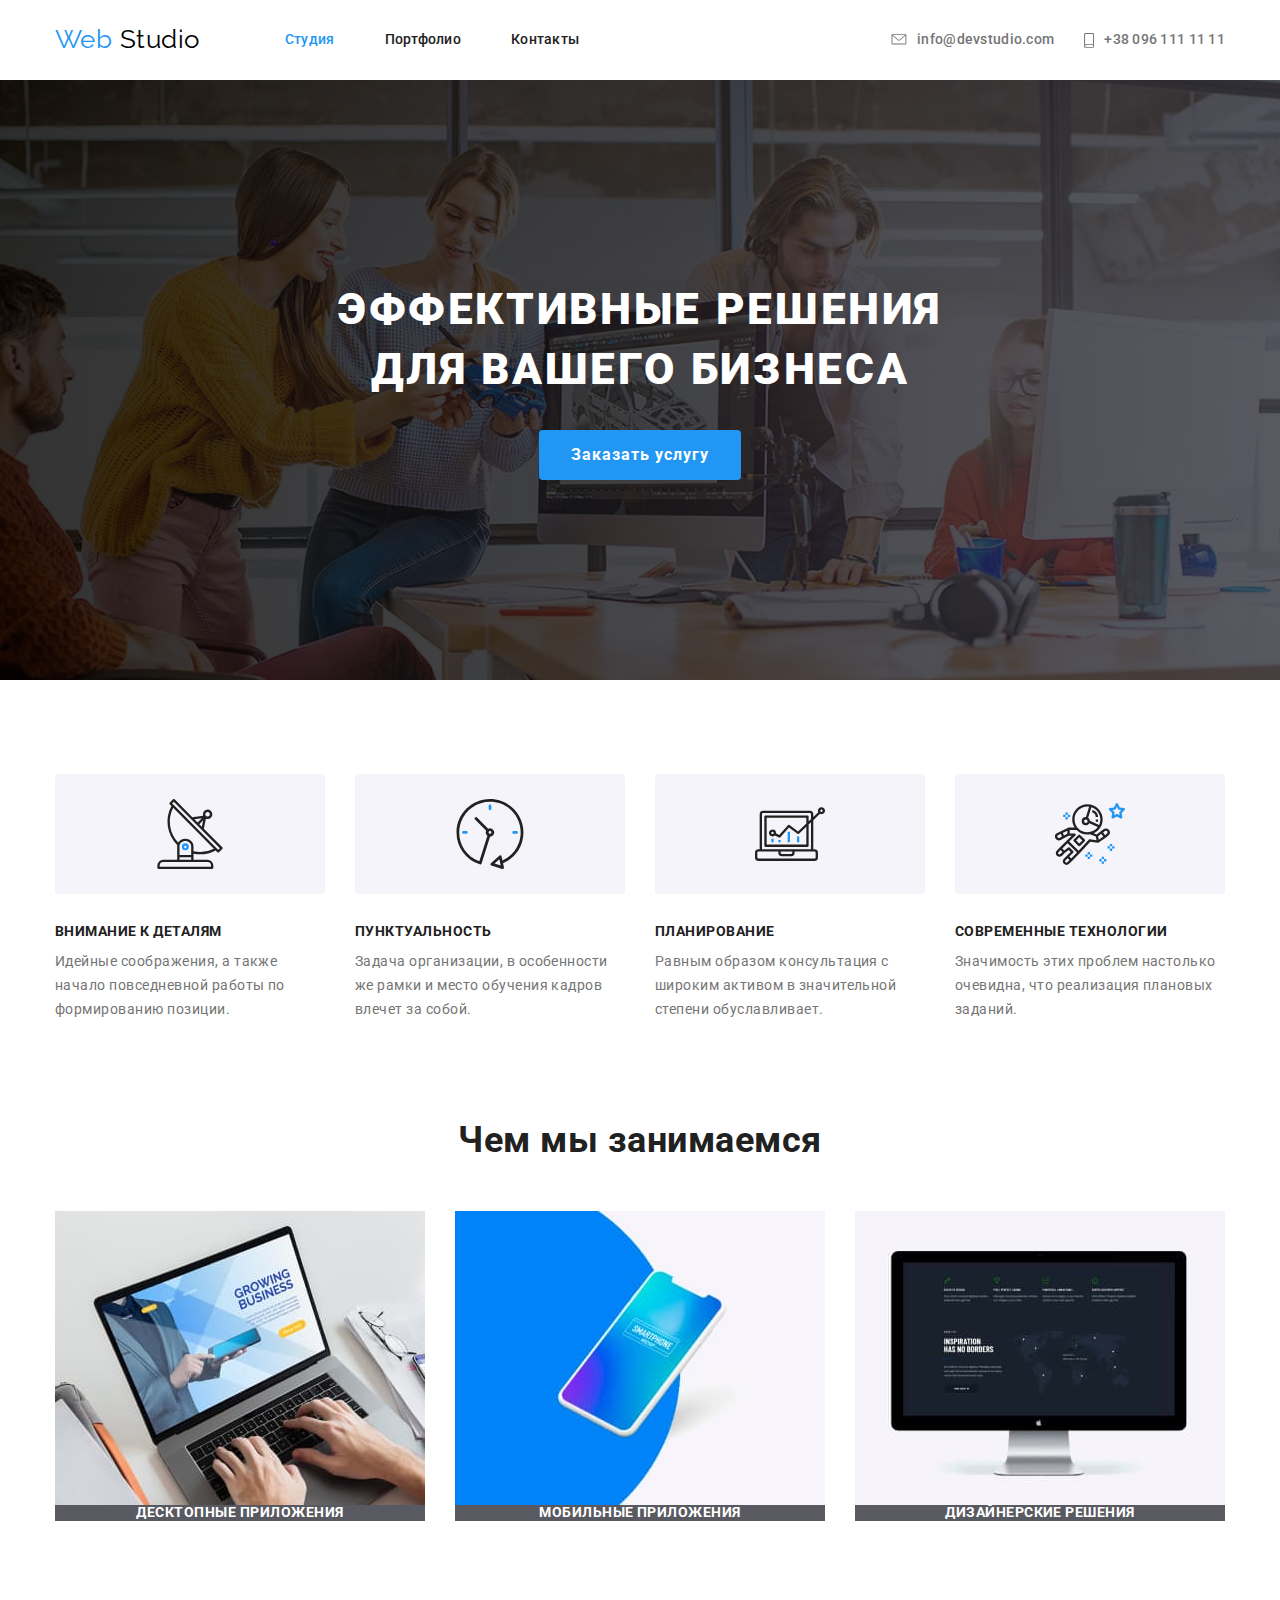
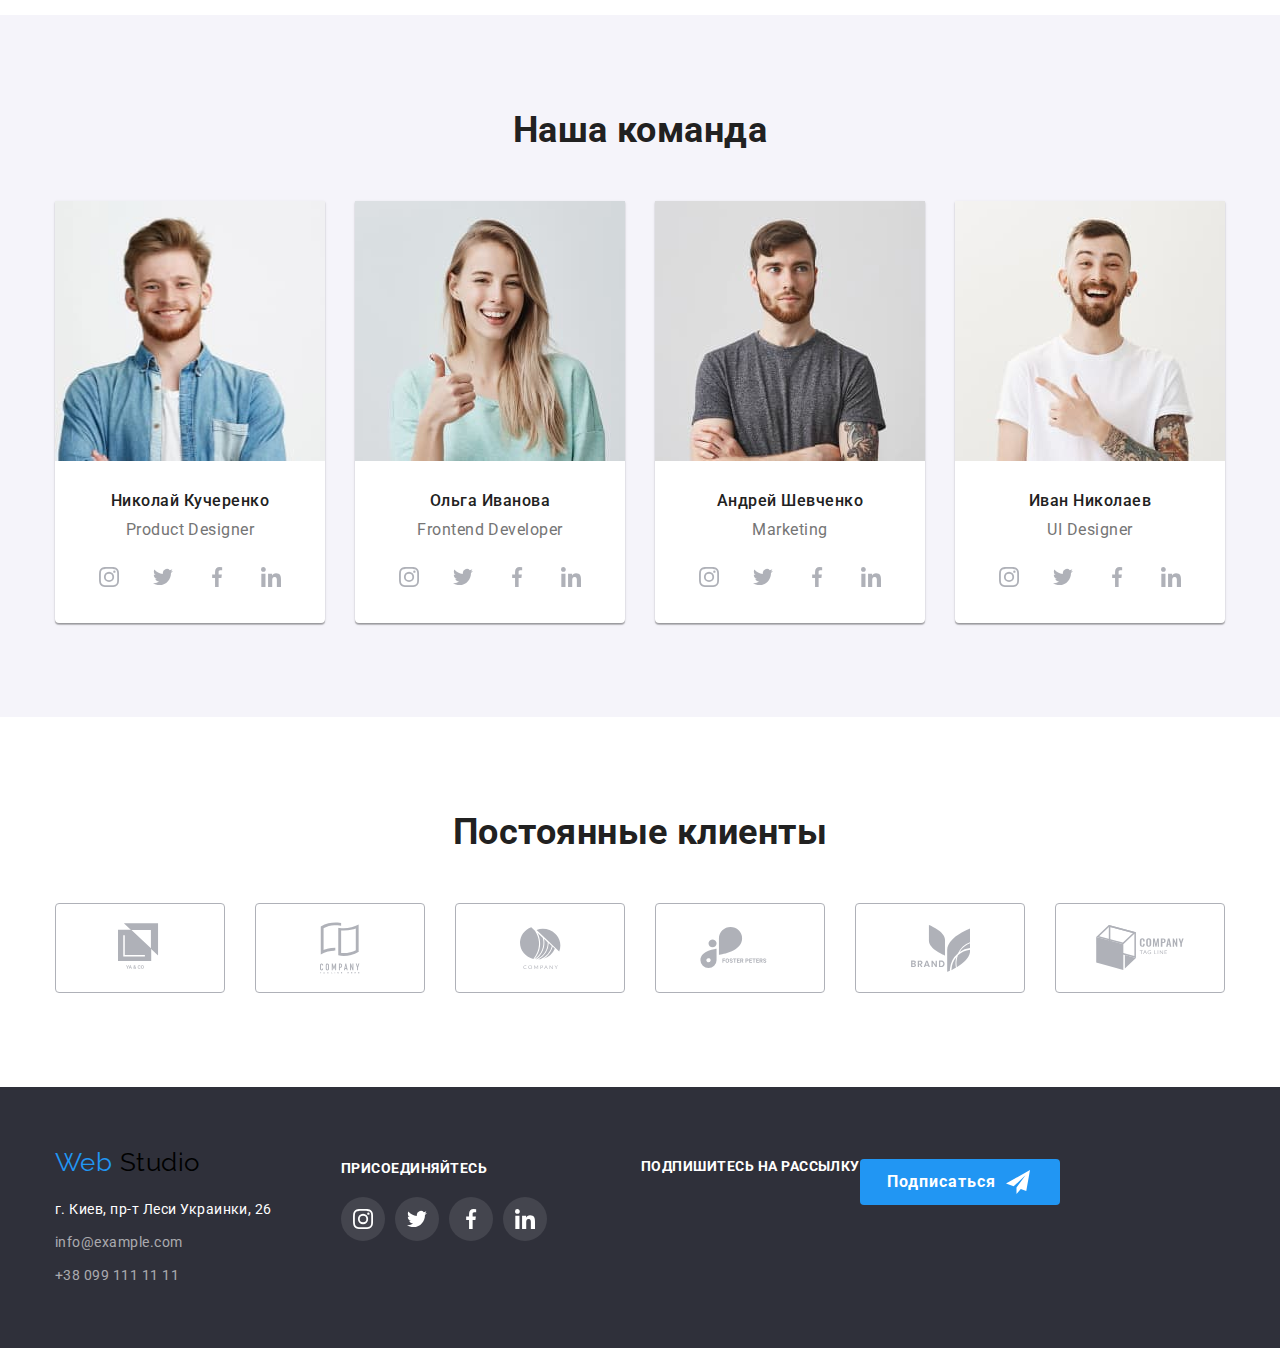
<file: index.html>
<!DOCTYPE html>
<html lang="ru">
	<head>
		<meta charset="UTF-8" />
		<meta name="viewport" content="width=device-width, initial-scale=1.0" />
		<title>Студия</title>
		<link
			href="https://fonts.googleapis.com/css2?family=Raleway:wght@700&family=Roboto:wght@400;500;700;900&display=swap"
			rel="stylesheet"
		/>
		<link rel="stylesheet" href="./css/normalize.css" />
		<link rel="stylesheet" href="./css/styles.css" />
	</head>
	<body>
		<!--Шапка сайта-->
		<header class="page-header">
			<div class="header-container">
				<nav class="navigation">
					<a href="./index.html" class="logo">
						<span class="logo-head">Web</span>
						Studio
					</a>

					<ul class="nav list">
						<li class="item"><a href="./index.html" class="nav-link current">Студия</a></li>
						<li class="item"><a href="./portfolio.html" class="nav-link">Портфолио</a></li>
						<li class="item"><a href="" class="nav-link">Контакты</a></li>
					</ul>
				</nav>
				<ul class="contact list">
					<li class="item">
						<a
							href="mailto:info@devstudio.com"
							class="link"
							target="_blank"
							rel="noopener noreferrer"
							aria-label="Ссылка на почту"
						>
							<svg class="link-icon" width="16" height="11.2">
								<use href="./images/sprite.svg#icon-envelope"></use>
							</svg>
							info@devstudio.com
						</a>
					</li>
					<li class="item">
						<a href="tel:+380961111111" class="link" target="_blank" rel="noopener noreferrer" aria-label="Позвонить">
							<svg class="link-icon" width="10" height="14.94">
								<use href="./images/sprite.svg#icon-smartphone"></use>
							</svg>
							+38 096 111 11 11
						</a>
					</li>
				</ul>
			</div>
		</header>

		<main>
			<!--Герой-->
			<section class="hero">
				<div class="hero-head">
					<h1 class="hero-title">
						Эффективные решения
						<br />
						для вашего бизнеса
					</h1>
					<button class="button" type="button">Заказать услугу</button>
				</div>
			</section>

			<!--Преимущества-->
			<section class="section no-padding">
				<div class="container">
					<!--Скрытый заголовок-->
					<h2 class="section-title visually-hidden">Наши преимущества</h2>
					<ul class="feature-list list">
						<li class="feature-item icon-antenna">
							<h3 class="title">Внимание к деталям</h3>
							<p>
								Идейные соображения, а также начало повседневной работы по формированию позиции.
							</p>
						</li>
						<li class="feature-item icon-clock">
							<h3 class="title">Пунктуальность</h3>
							<p>
								Задача организации, в особенности же рамки и место обучения кадров влечет за собой.
							</p>
						</li>
						<li class="feature-item icon-diagram">
							<h3 class="title">Планирование</h3>
							<p>
								Равным образом консультация с широким активом в значительной степени обуславливает.
							</p>
						</li>
						<li class="feature-item icon-astronaut">
							<h3 class="title">Современные технологии</h3>
							<p>
								Значимость этих проблем настолько очевидна, что реализация плановых заданий.
							</p>
						</li>
					</ul>
				</div>
			</section>

			<!--Услуги-->
			<section class="section">
				<div class="container">
					<h2 class="section-title">Чем мы занимаемся</h2>
					<ul class="services-list list">
						<li class="services-item">
							<img class="block" src="./images/notebook.jpg" alt="ноутбук" width="370" height="294" />
							<h3 class="services-title">Десктопные приложения</h3>
						</li>
						<li class="services-item">
							<img class="block" src="./images/phone.jpg" alt="телефон" width="370" height="294" />
							<h3 class="services-title">Мобильные приложения</h3>
						</li>
						<li class="services-item">
							<img class="block" src="./images/monitor.jpg" alt="монитор" width="370" height="294" />
							<h3 class="services-title">Дизайнерские решения</h3>
						</li>
					</ul>
				</div>
			</section>

			<!--Персонал-->
			<section class="staff-section">
				<div class="staff-container">
					<h2 class="section-title">Наша команда</h2>
					<ul class="staff-list list">
						<li class="staff-item">
							<img class="block" src="./images/nikolay.jpg" alt="николай" width="270" height="260" />
							<h3 class="title">Николай Кучеренко</h3>
							<p lang="en">Product Designer</p>
							<ul class="social-list list">
								<li class="social-item">
									<a
										href=""
										class="social-link"
										target="_blank"
										rel="noopener noreferrer"
										aria-label="ссылка Инстаграм"
									>
										<svg class="social-link-icon" width="20" height="20">
											<use href="./images/sprite.svg#icon-instagram"></use>
										</svg>
									</a>
								</li>
								<li class="social-item">
									<a href="" class="social-link" target="_blank" rel="noopener noreferrer" aria-label="ссылка Твиттер">
										<svg class="social-link-icon" width="20" height="20">
											<use href="./images/sprite.svg#icon-twitter"></use>
										</svg>
									</a>
								</li>
								<li class="social-item">
									<a href="" class="social-link" target="_blank" rel="noopener noreferrer" aria-label="ссылка Фейсбук">
										<svg class="social-link-icon" width="20" height="20">
											<use href="./images/sprite.svg#icon-facebook"></use>
										</svg>
									</a>
								</li>
								<li class="social-item">
									<a href="" class="social-link" target="_blank" rel="noopener noreferrer" aria-label="ссылка Линкедин">
										<svg class="social-link-icon" width="20" height="20">
											<use href="./images/sprite.svg#icon-linkedin"></use>
										</svg>
									</a>
								</li>
							</ul>
						</li>
						<li class="staff-item">
							<img class="block" src="./images/olga.jpg" alt="ольга" width="270" height="260" />
							<h3 class="title">Ольга Иванова</h3>
							<p lang="en">Frontend Developer</p>
							<ul class="social-list list">
								<li class="social-item">
									<a
										href=""
										class="social-link"
										target="_blank"
										rel="noopener noreferrer"
										aria-label="ссылка Инстаграм"
									>
										<svg class="social-link-icon" width="20" height="20">
											<use href="./images/sprite.svg#icon-instagram"></use>
										</svg>
									</a>
								</li>
								<li class="social-item">
									<a href="" class="social-link" target="_blank" rel="noopener noreferrer" aria-label="ссылка Твиттер">
										<svg class="social-link-icon" width="20" height="20">
											<use href="./images/sprite.svg#icon-twitter"></use>
										</svg>
									</a>
								</li>
								<li class="social-item">
									<a href="" class="social-link" target="_blank" rel="noopener noreferrer" aria-label="ссылка Фейсбук">
										<svg class="social-link-icon" width="20" height="20">
											<use href="./images/sprite.svg#icon-facebook"></use>
										</svg>
									</a>
								</li>
								<li class="social-item">
									<a href="" class="social-link" target="_blank" rel="noopener noreferrer" aria-label="ссылка Линкедин">
										<svg class="social-link-icon" width="20" height="20">
											<use href="./images/sprite.svg#icon-linkedin"></use>
										</svg>
									</a>
								</li>
							</ul>
						</li>
						<li class="staff-item">
							<img class="block" src="./images/andrey.jpg" alt="андрей" width="270" height="260" />
							<h3 class="title">Андрей Шевченко</h3>
							<p lang="en">Marketing</p>
							<ul class="social-list list">
								<li class="social-item">
									<a
										href=""
										class="social-link"
										target="_blank"
										rel="noopener noreferrer"
										aria-label="ссылка Инстаграм"
									>
										<svg class="social-link-icon" width="20" height="20">
											<use href="./images/sprite.svg#icon-instagram"></use>
										</svg>
									</a>
								</li>
								<li class="social-item">
									<a href="" class="social-link" target="_blank" rel="noopener noreferrer" aria-label="ссылка Твиттер">
										<svg class="social-link-icon" width="20" height="20">
											<use href="./images/sprite.svg#icon-twitter"></use>
										</svg>
									</a>
								</li>
								<li class="social-item">
									<a href="" class="social-link" target="_blank" rel="noopener noreferrer" aria-label="ссылка Фейсбук">
										<svg class="social-link-icon" width="20" height="20">
											<use href="./images/sprite.svg#icon-facebook"></use>
										</svg>
									</a>
								</li>
								<li class="social-item">
									<a href="" class="social-link" target="_blank" rel="noopener noreferrer" aria-label="ссылка Линкедин">
										<svg class="social-link-icon" width="20" height="20">
											<use href="./images/sprite.svg#icon-linkedin"></use>
										</svg>
									</a>
								</li>
							</ul>
						</li>
						<li class="staff-item">
							<img class="block" src="./images/ivan.jpg" alt="иван" width="270" height="260" />
							<h3 class="title">Иван Николаев</h3>
							<p lang="en">UI Designer</p>
							<ul class="social-list list">
								<li class="social-item">
									<a
										href=""
										class="social-link"
										target="_blank"
										rel="noopener noreferrer"
										aria-label="ссылка Инстаграм"
									>
										<svg class="social-link-icon" width="20" height="20">
											<use href="./images/sprite.svg#icon-instagram"></use>
										</svg>
									</a>
								</li>
								<li class="social-item">
									<a href="" class="social-link" target="_blank" rel="noopener noreferrer" aria-label="ссылка Твиттер">
										<svg class="social-link-icon" width="20" height="20">
											<use href="./images/sprite.svg#icon-twitter"></use>
										</svg>
									</a>
								</li>
								<li class="social-item">
									<a href="" class="social-link" target="_blank" rel="noopener noreferrer" aria-label="ссылка Фейсбук">
										<svg class="social-link-icon" width="20" height="20">
											<use href="./images/sprite.svg#icon-facebook"></use>
										</svg>
									</a>
								</li>
								<li class="social-item">
									<a href="" class="social-link" target="_blank" rel="noopener noreferrer" aria-label="ссылка Линкедин">
										<svg class="social-link-icon" width="20" height="20">
											<use href="./images/sprite.svg#icon-linkedin"></use>
										</svg>
									</a>
								</li>
							</ul>
						</li>
					</ul>
				</div>
			</section>

			<!--Клиенты-->
			<section class="section">
				<div class="container">
					<h2 class="section-title">Постоянные клиенты</h2>
					<ul class="clients-list list">
						<li class="clients-item">
							<a
								href=""
								class="clients-link"
								target="_blank"
								rel="noopener noreferrer"
								aria-label="ссылка на компанию1"
							>
								<svg class="clients-icon" width="44.27" height="49.23">
									<use href="./images/sprite.svg#icon-logo1"></use>
								</svg>
							</a>
						</li>
						<li class="clients-item">
							<a
								href=""
								class="clients-link"
								target="_blank"
								rel="noopener noreferrer"
								aria-label="ссылка на компанию2"
							>
								<svg class="clients-icon" width="40" height="52">
									<use href="./images/sprite.svg#icon-logo2"></use>
								</svg>
							</a>
						</li>
						<li class="clients-item">
							<a
								href=""
								class="clients-link"
								target="_blank"
								rel="noopener noreferrer"
								aria-label="ссылка на компанию3"
							>
								<svg class="clients-icon" width="41" height="42.6">
									<use href="./images/sprite.svg#icon-logo3"></use>
								</svg>
							</a>
						</li>
						<li class="clients-item">
							<a
								href=""
								class="clients-link"
								target="_blank"
								rel="noopener noreferrer"
								aria-label="ссылка на компанию4"
							>
								<svg class="clients-icon" width="79.66" height="42.02">
									<use href="./images/sprite.svg#icon-logo4"></use>
								</svg>
							</a>
						</li>
						<li class="clients-item">
							<a
								href=""
								class="clients-link"
								target="_blank"
								rel="noopener noreferrer"
								aria-label="ссылка на компанию5"
							>
								<svg class="clients-icon" width="59" height="47">
									<use href="./images/sprite.svg#icon-logo5"></use>
								</svg>
							</a>
						</li>
						<li class="clients-item">
							<a
								href=""
								class="clients-link"
								target="_blank"
								rel="noopener noreferrer"
								aria-label="ссылка на компанию6"
							>
								<svg class="clients-icon" width="88.48" height="45.44">
									<use href="./images/sprite.svg#icon-logo6"></use>
								</svg>
							</a>
						</li>
					</ul>
				</div>
			</section>
		</main>

		<!--Футер-->
		<footer class="footer">
			<div class="footer-container">
				<div class="info-container">
					<div class="logotype">
						<a href="./index.html" class="footer-logo">
							<span class="logo-head">Web</span>
							Studio
						</a>
					</div>
					<div class="address-container">
						<address class="address">
							<ul class="address-list list">
								<li class="address-item">
									<a href="https://goo.gl/maps/Vzsx6Xo2bajYZ1BS9" class="office">г. Киев, пр-т Леси Украинки, 26</a>
								</li>
								<li class="address-item">
									<a href="mailto:info@example.com" class="connection">info@example.com</a>
								</li>
								<li class="address-item">
									<a href="tel:+380991111111" class="connection">+38 099 111 11 11</a>
								</li>
							</ul>
						</address>
					</div>
				</div>
				<div class="social-container">
					<b class="act">присоединяйтесь</b>
					<ul class="footer-soclist list">
						<li class="footersocial-item">
							<a href="" class="footer-social" target="_blank" rel="noopener noreferrer" aria-label="ссылка Инстаграм">
								<svg class="footer-link-icon" width="20" height="20">
									<use href="./images/sprite.svg#icon-instagram2"></use>
								</svg>
							</a>
						</li>
						<li class="footersocial-item">
							<a href="" class="footer-social" target="_blank" rel="noopener noreferrer" aria-label="ссылка Твиттер">
								<svg class="footer-link-icon" width="20" height="20">
									<use href="./images/sprite.svg#icon-twitter2"></use>
								</svg>
							</a>
						</li>
						<li class="footersocial-item">
							<a href="" class="footer-social" target="_blank" rel="noopener noreferrer" aria-label="ссылка Фейсбук">
								<svg class="footer-link-icon" width="20" height="20">
									<use href="./images/sprite.svg#icon-facebook2"></use>
								</svg>
							</a>
						</li>
						<li class="footersocial-item">
							<a href="" class="footer-social" target="_blank" rel="noopener noreferrer" aria-label="ссылка Линкедин">
								<svg class="footer-link-icon" width="20" height="20">
									<use href="./images/sprite.svg#icon-linkedin2"></use>
								</svg>
							</a>
						</li>
					</ul>
				</div>
				<div class="act-container">
					<b class="act">Подпишитесь на рассылку</b>
					<a href="" class="footer-button">
						Подписаться
					</a>
				</div>
			</div>
		</footer>
	</body>
</html>
</file>
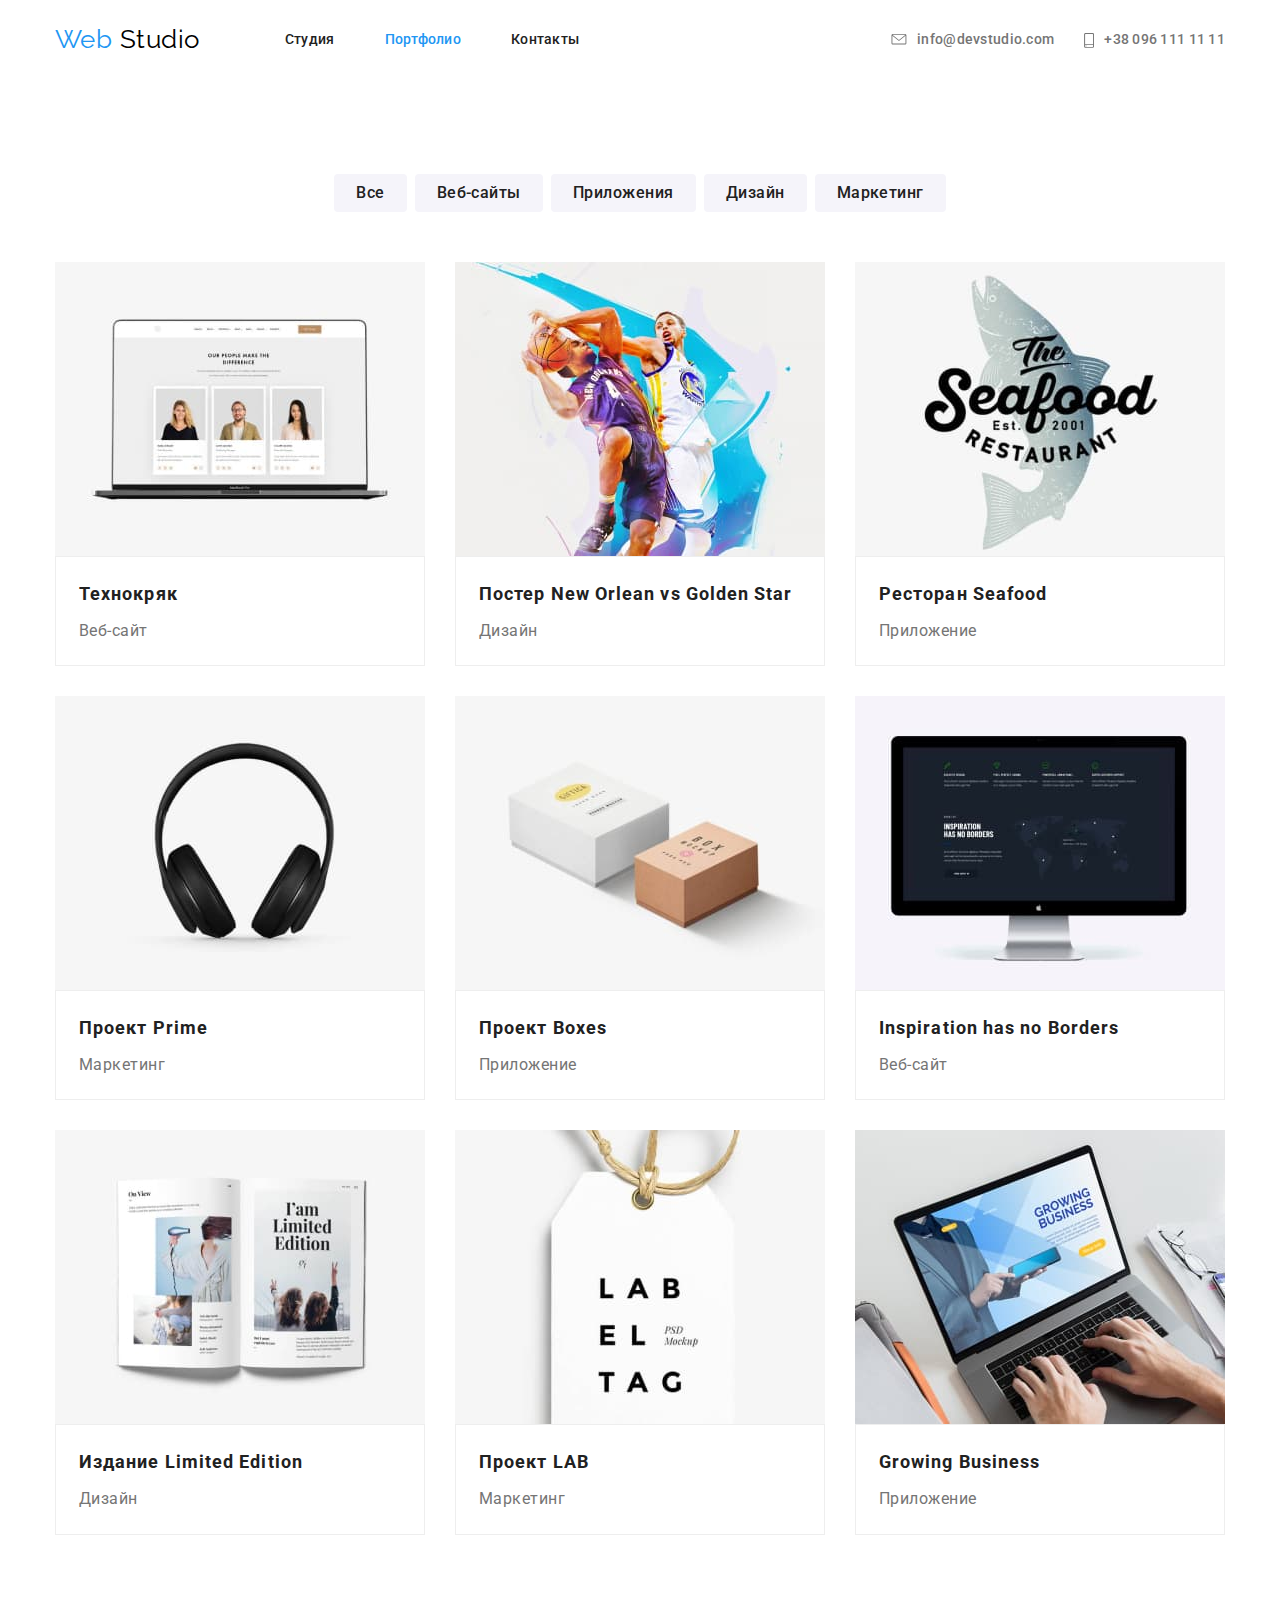
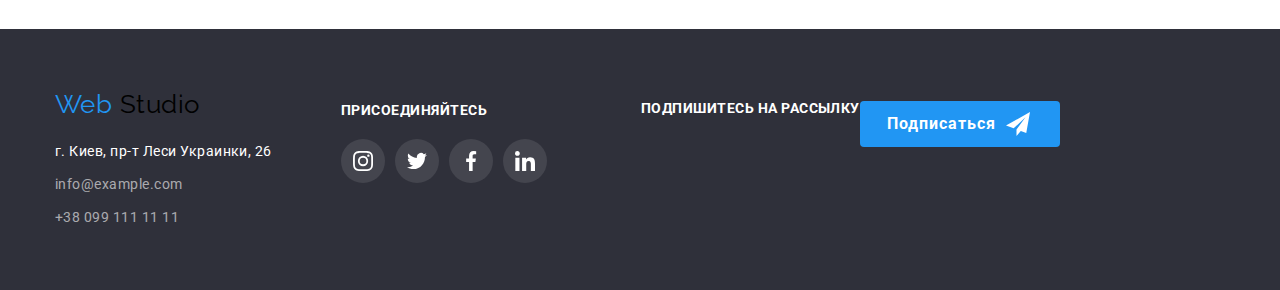
<file: portfolio.html>
<!DOCTYPE html>
<html lang="ru">
	<head>
		<meta charset="UTF-8" />
		<meta name="viewport" content="width=device-width, initial-scale=1.0" />
		<title>Портфолио</title>
		<link
			href="https://fonts.googleapis.com/css2?family=Raleway:wght@700&family=Roboto:wght@400;500;700;900&display=swap"
			rel="stylesheet"
		/>
		<link rel="stylesheet" href="./css/normalize.css" />
		<link rel="stylesheet" href="./css/styles.css" />
	</head>

	<body>
		<!--Шапка сайта-->
		<header class="page-header">
			<div class="header-container">
				<nav class="navigation">
					<a href="./index.html" class="logo">
						<span class="logo-head">Web</span>
						Studio
					</a>

					<ul class="nav list">
						<li class="item"><a href="./index.html" class="nav-link">Студия</a></li>
						<li class="item"><a href="./portfolio.html" class="nav-link current">Портфолио</a></li>
						<li class="item"><a href="" class="nav-link">Контакты</a></li>
					</ul>
				</nav>
				<ul class="contact list">
					<li class="item">
						<a
							href="mailto:info@devstudio.com"
							class="link"
							target="_blank"
							rel="noopener noreferrer"
							aria-label="Ссылка на почту"
						>
							<svg class="link-icon" width="16" height="11.2">
								<use href="./images/sprite.svg#icon-envelope"></use>
							</svg>
							info@devstudio.com
						</a>
					</li>
					<li class="item">
						<a href="tel:+380961111111" class="link" target="_blank" rel="noopener noreferrer" aria-label="Позвонить">
							<svg class="link-icon" width="10" height="14.94">
								<use href="./images/sprite.svg#icon-smartphone"></use>
							</svg>
							+38 096 111 11 11
						</a>
					</li>
				</ul>
			</div>
		</header>

		<main>
			<!--Портфолио-->
			<section class="section">
				<div class="container">
					<!--Скрытый заголовок-->
					<h1 class="visually-hidden">Портфолио</h1>
					<ul class="button-list list">
						<li class="item">
							<button class="portfolio-button" type="button">Все</button>
						</li>
						<li class="item">
							<button class="portfolio-button" type="button">Веб-сайты</button>
						</li>
						<li class="item">
							<button class="portfolio-button" type="button">Приложения</button>
						</li>
						<li class="item">
							<button class="portfolio-button" type="button">Дизайн</button>
						</li>
						<li class="item">
							<button class="portfolio-button" type="button">Маркетинг</button>
						</li>
					</ul>
					<ul class="flex-container list">
						<li class="flex-element">
							<a href="" class="portfolio-link">
								<img class="block" src="./images/technokryak.jpg" alt="технокряк" width="370" height="294" />
								<div class="portfolio-head">
									<h2 class="portfolio-title">Технокряк</h2>
									<p class="project">Веб-сайт</p>
								</div>
								<!--Текст ховера-->
								<p class="description">
									Технокряк это современная площадка распространения коронавируса. Компании используют эту платформу для
									цифрового шпионажа и атак на защищённые сервера конкурентов.
								</p>
							</a>
						</li>
						<li class="flex-element">
							<a href="" class="portfolio-link">
								<img class="block" src="./images/poster.jpg" alt="постер" width="370" height="294" />
								<div class="portfolio-head">
									<h2 class="portfolio-title">
										Постер
										<span lang="en">New Orlean vs Golden Star</span>
									</h2>
									<p class="project">Дизайн</p>
								</div>
								<!--Текст ховера-->
								<p class="description">
									Технокряк это современная площадка распространения коронавируса. Компании используют эту платформу для
									цифрового шпионажа и атак на защищённые сервера конкурентов.
								</p>
							</a>
						</li>
						<li class="flex-element">
							<a href="" class="portfolio-link">
								<img class="block" src="./images/restaurant.jpg" alt="ресторан" width="370" height="294" />
								<div class="portfolio-head">
									<h2 class="portfolio-title">
										Ресторан
										<span lang="en">Seafood</span>
									</h2>
									<p class="project">Приложение</p>
								</div>
								<!--Текст ховера-->
								<p class="description">
									Технокряк это современная площадка распространения коронавируса. Компании используют эту платформу для
									цифрового шпионажа и атак на защищённые сервера конкурентов.
								</p>
							</a>
						</li>
						<li class="flex-element">
							<a href="" class="portfolio-link">
								<img class="block" src="./images/prime.jpg" alt="прайм" width="370" height="294" />
								<div class="portfolio-head">
									<h2 class="portfolio-title">
										Проект
										<span lang="en">Prime</span>
									</h2>
									<p class="project">Маркетинг</p>
								</div>
								<!--Текст ховера-->
								<p class="description">
									Технокряк это современная площадка распространения коронавируса. Компании используют эту платформу для
									цифрового шпионажа и атак на защищённые сервера конкурентов.
								</p>
							</a>
						</li>
						<li class="flex-element">
							<a href="" class="portfolio-link">
								<img class="block" src="./images/boxes.jpg" alt="коробки" width="370" height="294" />
								<div class="portfolio-head">
									<h2 class="portfolio-title">
										Проект
										<span lang="en">Boxes</span>
									</h2>
									<p class="project">Приложение</p>
								</div>
								<!--Текст ховера-->
								<p class="description">
									Технокряк это современная площадка распространения коронавируса. Компании используют эту платформу для
									цифрового шпионажа и атак на защищённые сервера конкурентов.
								</p>
							</a>
						</li>
						<li class="flex-element">
							<a href="" class="portfolio-link">
								<img class="block" src="./images/inspiration.jpg" alt="вдохновение" width="370" height="294" />
								<div class="portfolio-head">
									<h2 class="portfolio-title" lang="en">Inspiration has no Borders</h2>
									<p class="project">Веб-сайт</p>
								</div>
								<!--Текст ховера-->
								<p class="description">
									Технокряк это современная площадка распространения коронавируса. Компании используют эту платформу для
									цифрового шпионажа и атак на защищённые сервера конкурентов.
								</p>
							</a>
						</li>
						<li class="flex-element">
							<a href="" class="portfolio-link">
								<img class="block" src="./images/book.jpg" alt="издание" width="370" height="294" />
								<div class="portfolio-head">
									<h2 class="portfolio-title">
										Издание
										<span lang="en">Limited Edition</span>
									</h2>
									<p class="project">Дизайн</p>
								</div>
								<!--Текст ховера-->
								<p class="description">
									Технокряк это современная площадка распространения коронавируса. Компании используют эту платформу для
									цифрового шпионажа и атак на защищённые сервера конкурентов.
								</p>
							</a>
						</li>
						<li class="flex-element">
							<a href="" class="portfolio-link">
								<img class="block" src="./images/lab.jpg" alt="лаб" width="370" height="294" />
								<div class="portfolio-head">
									<h2 class="portfolio-title">
										Проект
										<span lang="en">LAB</span>
									</h2>
									<p class="project">Маркетинг</p>
								</div>
								<!--Текст ховера-->
								<p class="description">
									Технокряк это современная площадка распространения коронавируса. Компании используют эту платформу для
									цифрового шпионажа и атак на защищённые сервера конкурентов.
								</p>
							</a>
						</li>
						<li class="flex-element">
							<a href="" class="portfolio-link">
								<img class="block" src="./images/business.jpg" alt="бизнес" width="370" height="294" />
								<div class="portfolio-head">
									<h2 class="portfolio-title" lang="en">Growing Business</h2>
									<p class="project">Приложение</p>
								</div>
								<!--Текст ховера-->
								<p class="description">
									Технокряк это современная площадка распространения коронавируса. Компании используют эту платформу для
									цифрового шпионажа и атак на защищённые сервера конкурентов.
								</p>
							</a>
						</li>
					</ul>
				</div>
			</section>
		</main>

		<!--Футер-->
		<footer class="footer">
			<div class="footer-container">
				<div class="info-container">
					<div class="logotype">
						<a href="./index.html" class="footer-logo">
							<span class="logo-head">Web</span>
							Studio
						</a>
					</div>
					<div class="address-container">
						<address class="address">
							<ul class="address-list list">
								<li class="address-item">
									<a href="https://goo.gl/maps/Vzsx6Xo2bajYZ1BS9" class="office">г. Киев, пр-т Леси Украинки, 26</a>
								</li>
								<li class="address-item">
									<a href="mailto:info@example.com" class="connection">info@example.com</a>
								</li>
								<li class="address-item">
									<a href="tel:+380991111111" class="connection">+38 099 111 11 11</a>
								</li>
							</ul>
						</address>
					</div>
				</div>
				<div class="social-container">
					<b class="act">присоединяйтесь</b>
					<ul class="footer-soclist list">
						<li class="footersocial-item">
							<a href="" class="footer-social" target="_blank" rel="noopener noreferrer" aria-label="ссылка Инстаграм">
								<svg class="footer-link-icon" width="20" height="20">
									<use href="./images/sprite.svg#icon-instagram2"></use>
								</svg>
							</a>
						</li>
						<li class="footersocial-item">
							<a href="" class="footer-social" target="_blank" rel="noopener noreferrer" aria-label="ссылка Твиттер">
								<svg class="footer-link-icon" width="20" height="20">
									<use href="./images/sprite.svg#icon-twitter2"></use>
								</svg>
							</a>
						</li>
						<li class="footersocial-item">
							<a href="" class="footer-social" target="_blank" rel="noopener noreferrer" aria-label="ссылка Фейсбук">
								<svg class="footer-link-icon" width="20" height="20">
									<use href="./images/sprite.svg#icon-facebook2"></use>
								</svg>
							</a>
						</li>
						<li class="footersocial-item">
							<a href="" class="footer-social" target="_blank" rel="noopener noreferrer" aria-label="ссылка Линкедин">
								<svg class="footer-link-icon" width="20" height="20">
									<use href="./images/sprite.svg#icon-linkedin2"></use>
								</svg>
							</a>
						</li>
					</ul>
				</div>
				<div class="act-container">
					<b class="act">Подпишитесь на рассылку</b>
					<a href="" class="footer-button">
						Подписаться
					</a>
				</div>
			</div>
		</footer>
	</body>
</html>
</file>
<file: css/styles.css>
/*Палитра*/
/* цвет основного текста #757575 */
/* вторичный цвет текста #212121 */
/* черный #000000 */
/* белый  #FFFFFF */
/* акцент #2196F3 */
/* вторичный цвет фона #F5F4FA */

:root {
	--primary-text-color: #757575;
	--title-text-color: #212121;
	--accent-color: #2196f3;
	--primary-white-color: #ffffff;
	--secondary-white-color: #f5f4fa;
}

html {
	box-sizing: border-box;
}

*,
*::before,
*::after {
	box-sizing: inherit;
}

.visually-hidden {
	position: absolute !important;
	clip: rect(1px 1px 1px 1px);
	/* IE6, IE7 */
	clip: rect(1px, 1px, 1px, 1px);
	padding: 0 !important;
	border: 0 !important;
	height: 1px !important;
	width: 1px !important;
	overflow: hidden;
}

* {
	box-sizing: border-box;
}

/*img {
	display: block;
	max-width: 100%;
	height: auto;
}*/

body {
	background-color: var(--primary-white-color);
	color: var(--primary-text-color);

	font-family: Roboto, sans-serif;
	letter-spacing: 0.03em;
}

.list {
	padding: 0;
	margin: 0;
	list-style: none;
}

.block {
	display: block;
}

/*Шапка сайта*/

.page-header {
	background-color: var(--primary-white-color);
}

.header-container {
	display: flex;
	align-items: center;

	background-color: var(--primary-white-color);
	margin-left: auto;
	margin-right: auto;
	width: 1200px;
	padding-left: 15px;
	padding-right: 15px;
	/*outline: 2px solid tomato;*/
}

.container {
	background-color: var(--primary-white-color);
	margin-left: auto;
	margin-right: auto;
	width: 1200px;
	padding-left: 15px;
	padding-right: 15px;
	/*outline: 2px solid tomato;*/
}

/*Логотип*/

.navigation {
	display: flex;
}

.logo {
	display: block;
	padding-top: 24px;
	padding-bottom: 25px;

	color: #000000;
	font-family: Raleway, sans-serif;
	font-size: 26px;
	line-height: 1.2;
	text-decoration: none;
}

.logo-head {
	color: var(--accent-color);
}

/*Навигация*/

.nav {
	display: flex;
	margin-left: 85px;
}

.nav .item {
	margin-right: 50px;
	/*background-color: tomato;*/
}

.nav .item:last-child {
	margin-right: 0;
}

.nav .nav-link {
	display: block;
	padding-top: 32px;
	padding-bottom: 32px;

	color: var(--title-text-color);
	font-style: normal;
	font-weight: 500;
	font-size: 14px;
	line-height: 1.14;
	letter-spacing: 0.02em;
	text-decoration: none;
}

.nav .nav-link:hover,
.nav .nav-link:focus {
	color: var(--accent-color);
}

.nav .nav-link.current {
	color: var(--accent-color);
}

.contact {
	display: flex;
	margin-left: auto;
}

.contact .item {
	margin-right: 30px;
	/*background-color: teal;*/
}

.contact .item:last-child {
	margin-right: 0;
}

.item {
	display: inline-flex;
	justify-content: center;
	align-items: center;
}

.item:hover,
.item:focus {
	--color2: var(--accent-color);
}

.link-icon {
	display: flex;
	justify-content: center;
	align-items: center;
	margin-right: 10px;
}

.link-icon:hover,
.link-icon:focus {
	--color2: var(--accent-color);
}

.contact .link {
	display: flex;
	justify-content: center;
	align-items: center;
	padding-top: 32px;
	padding-bottom: 32px;

	color: var(--primary-text-color);
	font-style: normal;
	font-weight: 500;
	font-size: 14px;
	line-height: 1.14;
	letter-spacing: 0.02em;
	text-decoration: none;
}

.contact .link:hover,
.contact .link:focus {
	color: var(--accent-color);
	--color2: var(--accent-color);
}

/*СТУДИЯ*/

/*Герой*/

.hero {
	max-width: 1600px;
	height: 600px;
	margin-left: auto;
	margin-right: auto;
	/*outline: 1px solid black;*/
	background: rgba(47, 48, 58, 0.8);
	background-image: linear-gradient(to right, rgba(0, 0, 0, 0.8), rgba(47, 48, 58, 0.8)), url(../images/Header.jpg);

	background-repeat: no-repeat;
	background-position: center;
	background-size: cover;

	padding-top: 200px;
	/*padding-right: auto;*/
	padding-bottom: 200px;
	/*padding-left: auto;*/
	text-align: center;
}

.hero-title {
	margin-top: 0;
	margin-bottom: 30px;

	color: var(--primary-white-color);
	/*временный цвет фона для видимости заголовка
	background-color: rgba(47, 48, 58, 0.8);*/
	font-style: normal;
	font-weight: 900;
	font-size: 44px;
	line-height: 1.36;
	letter-spacing: 0.06em;
	text-transform: uppercase;
}

/*Остальной main*/

/*Section*/

.section {
	padding-top: 94px;
	padding-bottom: 94px;
}

.section.no-padding {
	padding-top: 94px;
	padding-bottom: 0;
}

.section-title {
	margin-top: 0;
	margin-bottom: 50px;
	color: var(--title-text-color);
	font-style: normal;
	font-weight: 700;
	font-size: 36px;
	line-height: 1.17;
	text-align: center;
}

.section-title.centered {
	text-align: center;
}

/*Преимущества*/

.feature-list {
	display: flex;
	justify-content: space-between;

	font-style: normal;
	font-weight: 400;
	font-size: 14px;
	line-height: 1.71;
}

.feature-item {
	width: 270px;
	height: 251px;
	text-align: center;
}

.feature-item::before {
	content: "";
	height: 120px;
	display: block;
	background-size: 70px;
	background-repeat: no-repeat;
	background-position: center;
	background-color: var(--secondary-white-color);
	border-radius: 4px;
	/*outline: 1px solid tomato;*/
}

.icon-antenna::before {
	background-image: url(../images/antenna1.svg);
}

.icon-clock::before {
	background-image: url(../images/clock1.svg);
}

.icon-diagram::before {
	background-image: url(../images/diagram1.svg);
}

.icon-astronaut::before {
	background-image: url(../images/astronaut1.svg);
}

.feature-list .title {
	margin-top: 30px;
	margin-bottom: 10px;
	text-align: start;

	color: var(--title-text-color);
	font-style: normal;
	font-weight: 700;
	font-size: 14px;
	line-height: 1.14;
	text-transform: uppercase;
}

.feature-list p {
	text-align: start;
	margin-top: 0;
	margin-bottom: 0px;
}

/*Услуги*/

.services-list .services-title {
	color: var(--primary-white-color);
	/*временный цвет фона для видимости заголовка*/
	background-color: rgba(47, 48, 58, 0.8);
	font-style: normal;
	font-weight: 700;
	font-size: 14px;
	line-height: 1.14;
	text-align: center;
	text-transform: uppercase;
}

.services-list {
	display: flex;
	justify-content: space-between;
}

.services-item {
	width: 370px;
}

.services-title {
	margin-top: 0;
	margin-bottom: 0;
}

/*Персонал*/

.staff-section {
	padding-top: 94px;
	padding-bottom: 94px;
	background-color: var(--secondary-white-color);
}

.staff-container {
	background-color: var(--secondary-white-color);
	margin-left: auto;
	margin-right: auto;
	width: 1200px;
	padding-left: 15px;
	padding-right: 15px;
	/*outline: 2px solid tomato;*/
}

.staff-list {
	display: flex;
	justify-content: space-between;
}

.staff-item {
	display: block;
	width: 270px;

	background-color: var(--primary-white-color);
	box-shadow: 0px 2px 1px rgba(0, 0, 0, 0.2), 0px 1px 1px rgba(0, 0, 0, 0.14), 0px 1px 3px rgba(0, 0, 0, 0.12);
	border-radius: 0px 0px 4px 4px;
}

.staff-list .title {
	margin-top: 30px;
	margin-bottom: 10px;

	color: var(--title-text-color);
	font-style: normal;
	font-weight: 500;
	font-size: 16px;
	line-height: 1.2;
	text-align: center;
}

.staff-list p {
	text-align: center;
	margin-top: 0;
	margin-bottom: 0px;
}

.social-list {
	display: flex;

	padding-top: 16px;
	padding-right: 32px;
	padding-bottom: 24px;
	padding-left: 32px;

	/*margin-left: auto;
	margin-right: auto;

	margin-top: 16px;
	margin-bottom: 24px;*/
	/*outline: 2px solid tomato;*/
}

.social-link {
	text-decoration: none;
	display: inline-flex;
	justify-content: center;
	align-items: center;
	width: 44px;
	height: 44px;
	background-color: var(--primary-white-color);
	border-radius: 50%;
}

.social-link:hover,
.social-link:focus {
	background-color: var(--accent-color);
	--color1: var(--primary-white-color);
}

.social-link-icon:hover,
.social-link-icon:focus {
	--color1: var(--primary-white-color);
	background-color: var(--accent-color);
}

.social-item {
	margin-right: 10px;
	/*background-color: teal;*/
}

.social-item:last-child {
	margin-right: 0;
}

/*Клиенты*/

.clients-list {
	display: flex;
	justify-content: space-between;
}

.clients-link {
	text-decoration: none;
	display: inline-flex;
	justify-content: center;
	align-items: center;
	width: 170px;
	height: 90px;
	background-color: var(--primary-white-color);
	border: 1px solid #afb1b8;
	border-radius: 4px;
}

.clients-link:hover,
.clients-link:focus {
	--color1: var(--accent-color);
	background-color: var(--primary-white-color);
	border: 1px solid var(--accent-color);
}

.clients-icon:hover,
.clients-icon:focus {
	--color1: var(--accent-color);
	background-color: var(--primary-white-color);
}

/*Футер*/

.footer {
	background-color: #2f303a;
}

.footer-container {
	display: flex;
	align-items: flex-start;

	background-color: #2f303a;
	margin-left: auto;
	margin-right: auto;
	width: 1200px;
	padding-left: 15px;
	padding-right: 15px;
	/*outline: 2px solid tomato;*/
}

.footer-logo {
	display: block;

	color: #000000;
	font-family: Raleway, sans-serif;
	font-size: 26px;
	line-height: 1.2;
	text-decoration: none;
}

.info-container {
	padding-top: 60px;
	padding-right: 69px;
	padding-bottom: 60px;
	/*outline: 2px solid tomato;*/
}

.logotype {
	margin-bottom: 20px;
}

.address-container {
	display: block;
}

.address-item {
	margin-bottom: 9px;
	/*background-color: teal;*/
}

.address-item:last-child {
	margin-bottom: 0;
}

.office {
	color: var(--primary-white-color);
	font-style: normal;
	font-weight: 400;
	font-size: 14px;
	line-height: 1.71;
	text-decoration: none;
}

.connection {
	color: rgba(255, 255, 255, 0.6);
	font-style: normal;
	font-weight: 400;
	font-size: 14px;
	line-height: 1.71;
	text-decoration: none;
}

.social-container {
	padding-top: 72px;
	padding-right: 94px;
	padding-bottom: 100px;
	/*outline: 2px solid tomato;*/
}

.footer-soclist {
	display: flex;
	margin-top: 20px;
}

.footersocial-item {
	margin-right: 10px;
	/*background-color: teal;*/
}

.footersocial-item:last-child {
	margin-right: 0;
}

.footer-social {
	/*width: 44px;
	height: 44px;*/
	text-decoration: none;
	display: inline-flex;
	justify-content: center;
	align-items: center;
	width: 44px;
	height: 44px;
	background-color: rgba(255, 255, 255, 0.1);
	border-radius: 50%;
}

.footer-social:hover,
.footer-social:focus {
	background-color: var(--accent-color);
	--color1: var(--primary-white-color);
}

.footer-link-icon:hover,
.footer-link-icon:focus {
	--color1: var(--primary-white-color);
	background-color: var(--accent-color);
}

.act-container {
	display: flex;
	padding-top: 72px;
	padding-bottom: 94px;
	/*outline: 2px solid tomato;*/
}

.act {
	color: var(--primary-white-color);
	font-style: normal;
	font-weight: 700;
	font-size: 14px;
	line-height: 1.14;
	text-transform: uppercase;
}

/*Button*/

.button {
	display: inline-block;
	padding: 8px 30px;
	border-radius: 4px;
	border-color: transparent;
	min-width: 200px;

	color: var(--primary-white-color);
	background-color: var(--accent-color);
	font-family: inherit;
	font-style: normal;
	font-weight: 700;
	font-size: 16px;
	line-height: 1.88;
	align-items: center;
	text-align: center;
	letter-spacing: 0.06em;
	text-decoration: none;
}

.footer-button {
	padding-top: 8px;
	padding-right: 26px;
	padding-bottom: 8px;
	padding-left: 27px;
	border-radius: 4px;
	border-color: transparent;
	min-width: 200px;

	color: var(--primary-white-color);
	background-color: var(--accent-color);
	font-family: inherit;
	font-style: normal;
	font-weight: 700;
	font-size: 16px;
	line-height: 1.88;
	display: flex;
	align-items: center;
	text-align: center;
	letter-spacing: 0.06em;
	text-decoration: none;
}

.footer-button::after {
	content: " ";
	width: 24px;
	height: 24px;
	margin-left: 10px;
	background-image: url(../images/telegram.svg);
	background-size: contain;
}

/*ПОРТФОЛИО*/

.button-list {
	display: flex;
	justify-content: center;
	margin-bottom: 50px;
}

.button-list .item {
	margin-right: 8px;
	/*background-color: tomato;*/
}

.button-list .item:last-child {
	margin-right: 0;
}

.portfolio-button {
	display: inline-block;
	padding: 4px 20px;
	border-radius: 4px;
	border-color: transparent;

	color: var(--title-text-color);
	background-color: var(--secondary-white-color);
	font-family: inherit;
	font-style: normal;
	font-weight: 500;
	font-size: 16px;
	line-height: 1.63;
	text-align: center;
	letter-spacing: 0.03em;
	text-decoration: none;
	cursor: pointer;
}

.portfolio-button:hover,
.portfolio-button:focus {
	color: var(--primary-white-color);
	background-color: var(--accent-color);
	box-shadow: 0px 3px 1px rgba(0, 0, 0, 0.1), 0px 1px 2px rgba(0, 0, 0, 0.08), 0px 2px 2px rgba(0, 0, 0, 0.12);
}

.flex-container {
	display: flex;
	flex-wrap: wrap;
}

.flex-element {
	width: 370px;
	margin-right: 30px;
	margin-bottom: 30px;

	background-color: var(--primary-white-color);
	box-sizing: border-box;
	/*background-color: tomato;*/
}

/*Альтернатива

calc((100% - кол-во маржинов в строке * значение маржина) / кол-во элементов в строке

.flex-element {
	width: calc((100%-60px) / 3);
	margin-right: 30px;
	margin-bottom: 30px;
	background-color: tomato;
}
*/

.flex-element:nth-child(3n) {
	margin-right: 0;
}

.flex-element:nth-last-child(-n + 3) {
	margin-bottom: 0;
}

.portfolio-head {
	padding: 19px 23px;
	border: 1px solid #eeeeee;
}

.portfolio-link {
	text-decoration: none;
}

.portfolio-title {
	margin-top: 0;
	margin-bottom: 4px;

	color: var(--title-text-color);
	font-style: normal;
	font-weight: 700;
	font-size: 18px;
	line-height: 2;
	letter-spacing: 0.06em;
}

.project {
	margin-top: 0;
	margin-bottom: 0;

	color: var(--primary-text-color);
	font-style: normal;
	font-weight: 400;
	font-size: 16px;
	line-height: 1.88;
}

.description {
	/*Временно скроем текст ховера для дз №3*/
	display: none;

	color: var(--primary-white-color);

	/*временный цвет фона для видимости текста*/
	background-color: rgba(33, 150, 243, 0.9);

	font-style: normal;
	font-weight: 400;
	font-size: 18px;
	line-height: 1.56;
}
</file>
